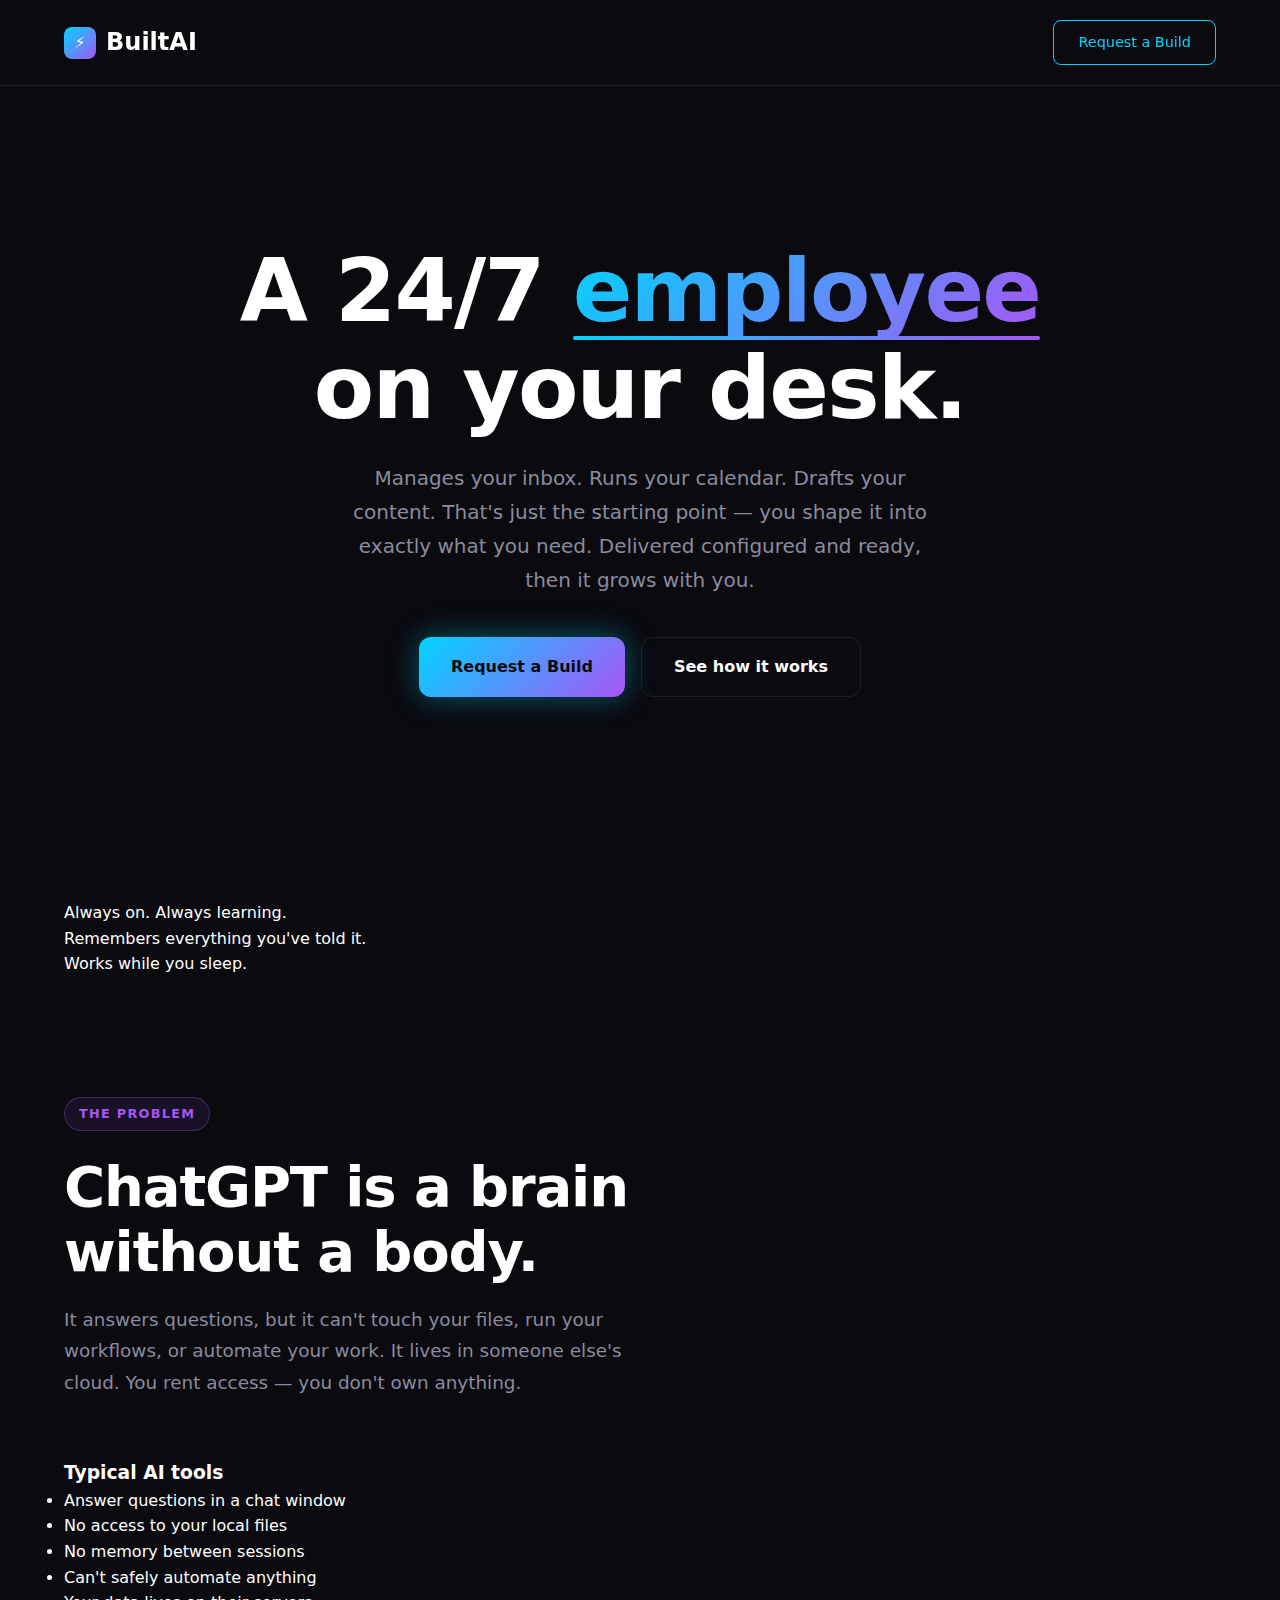
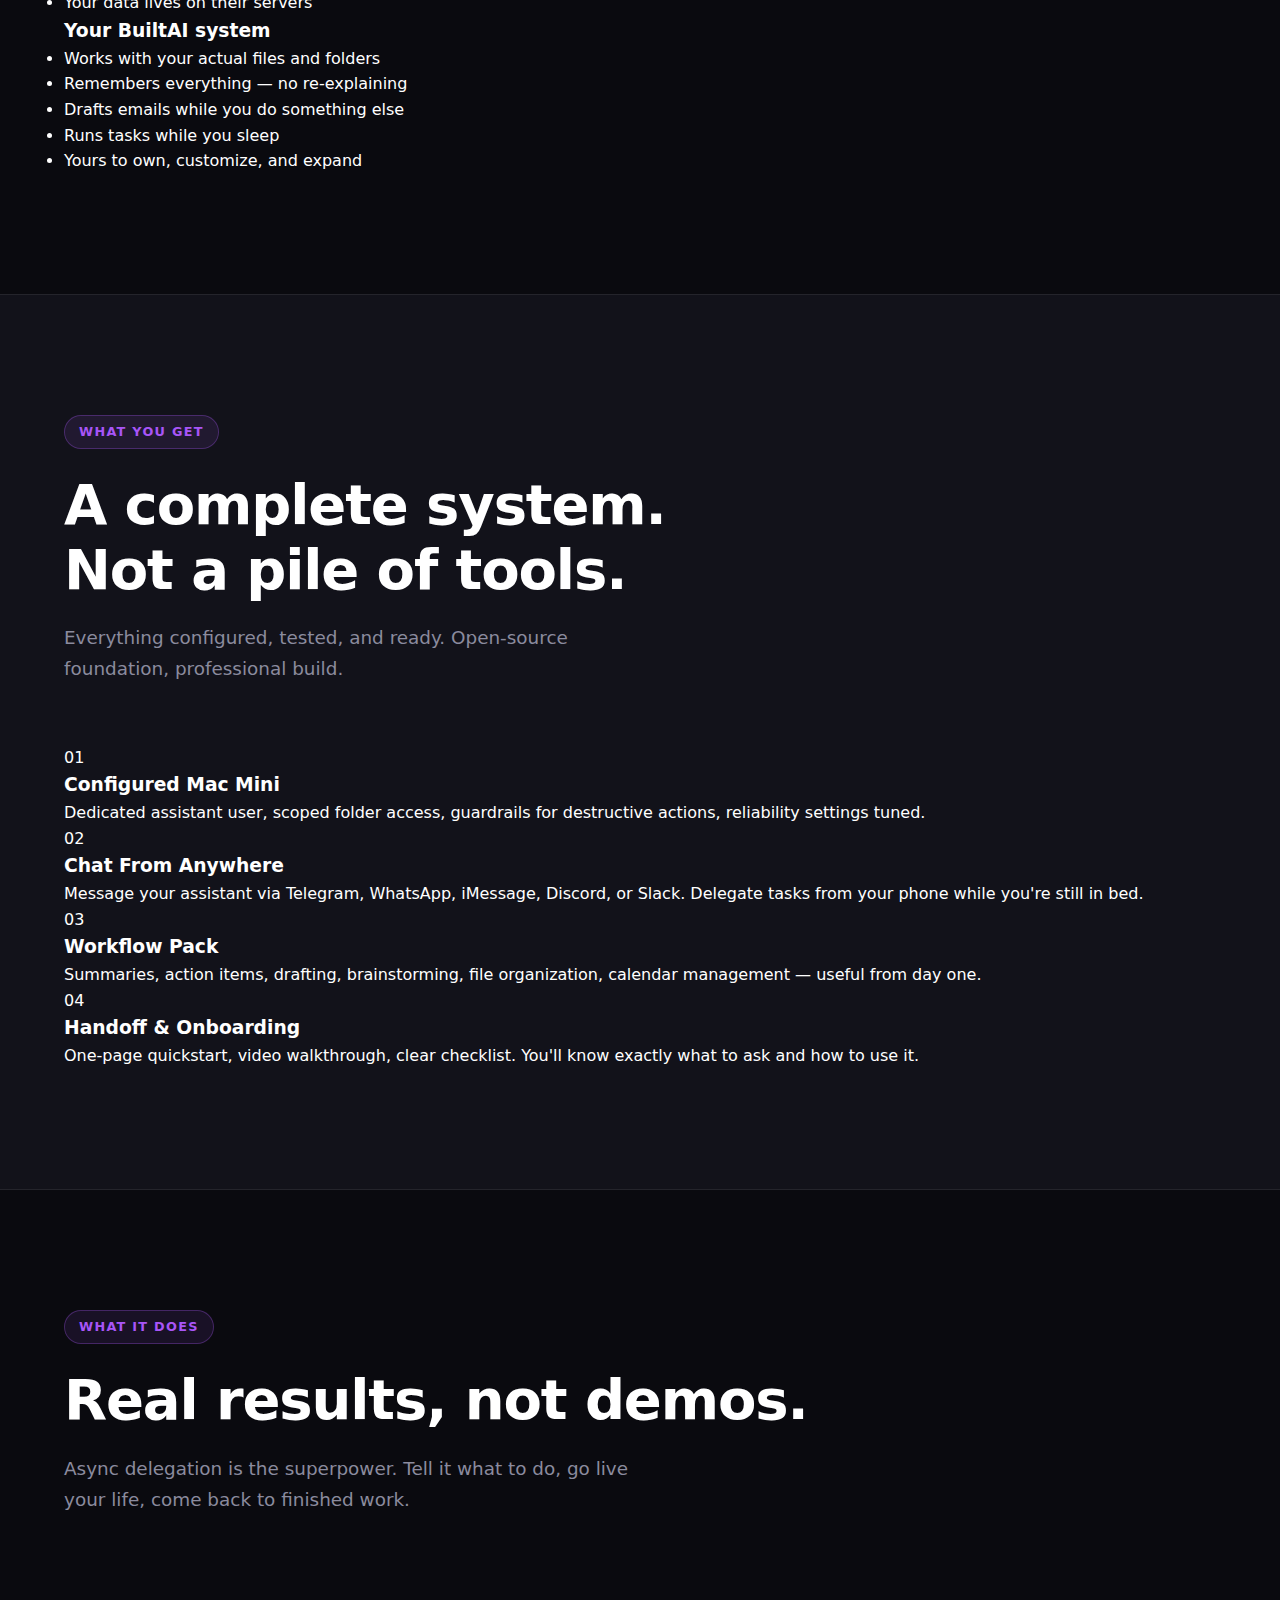
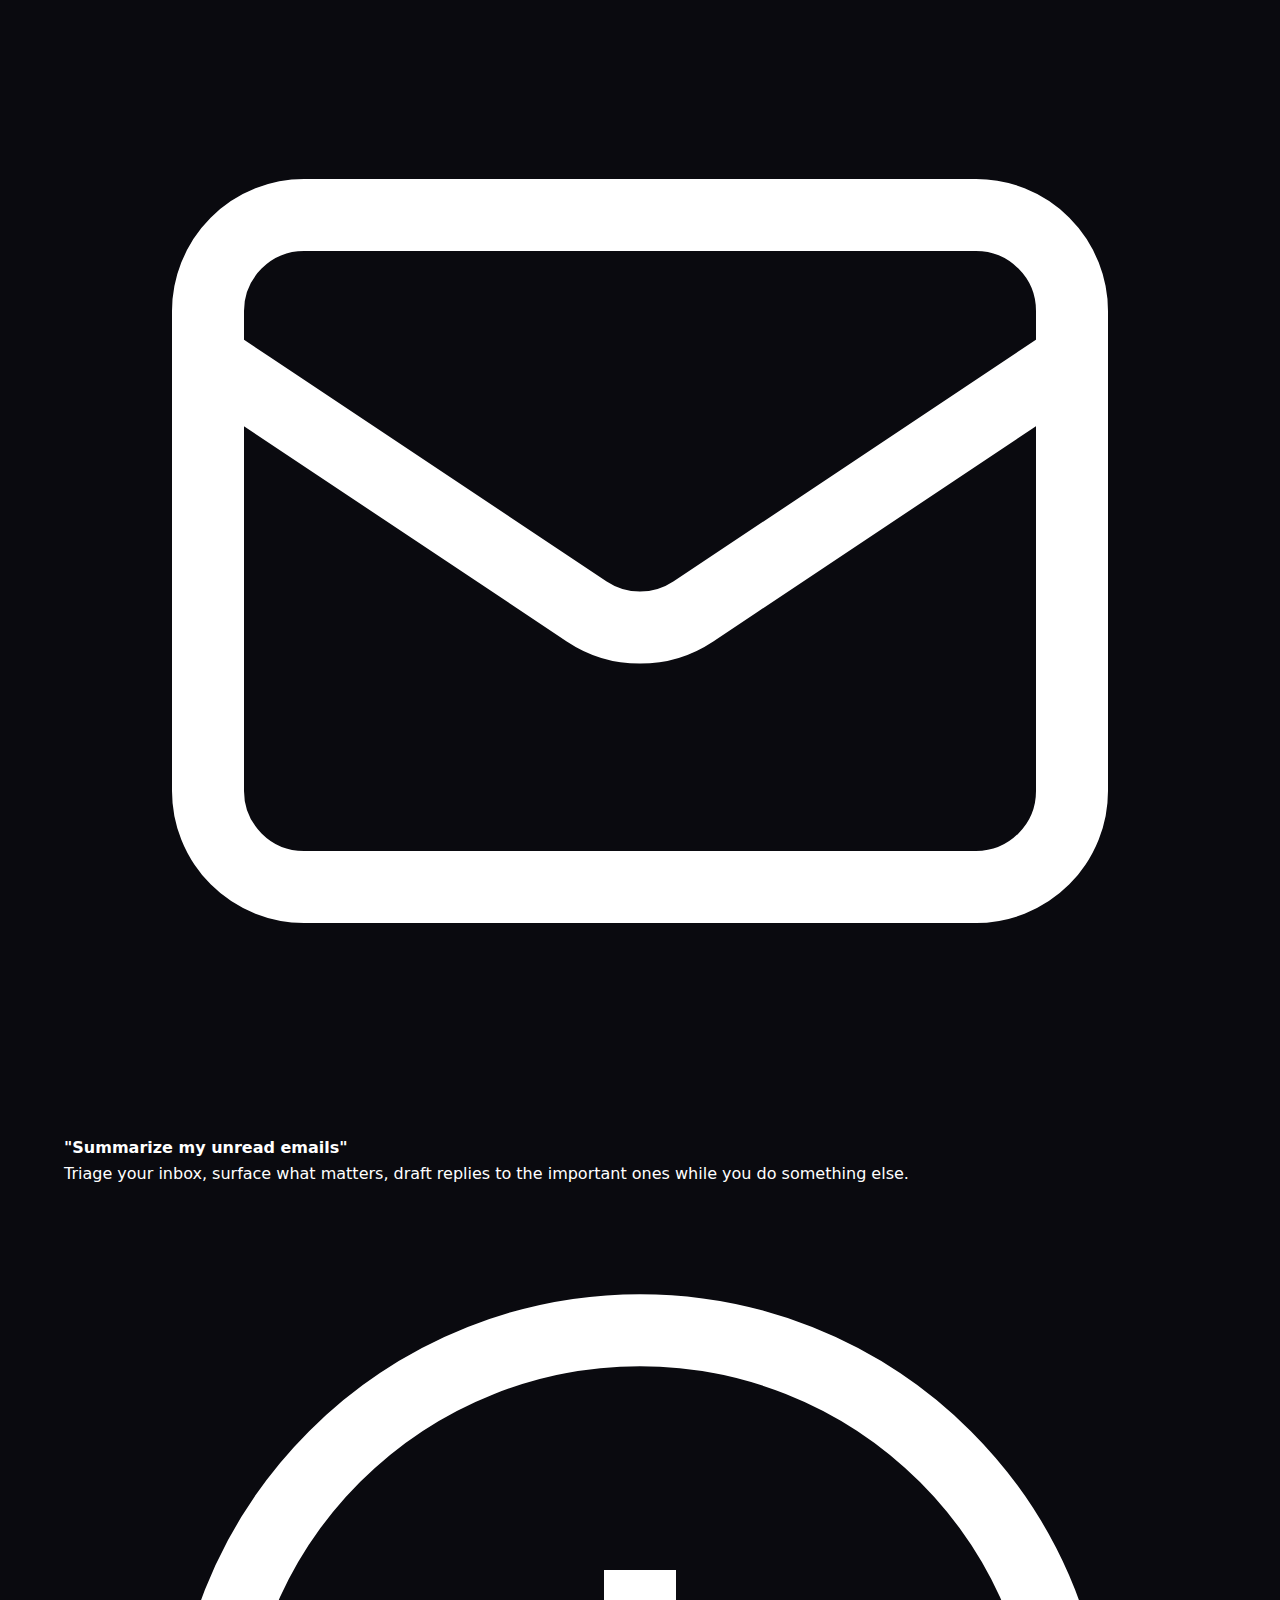
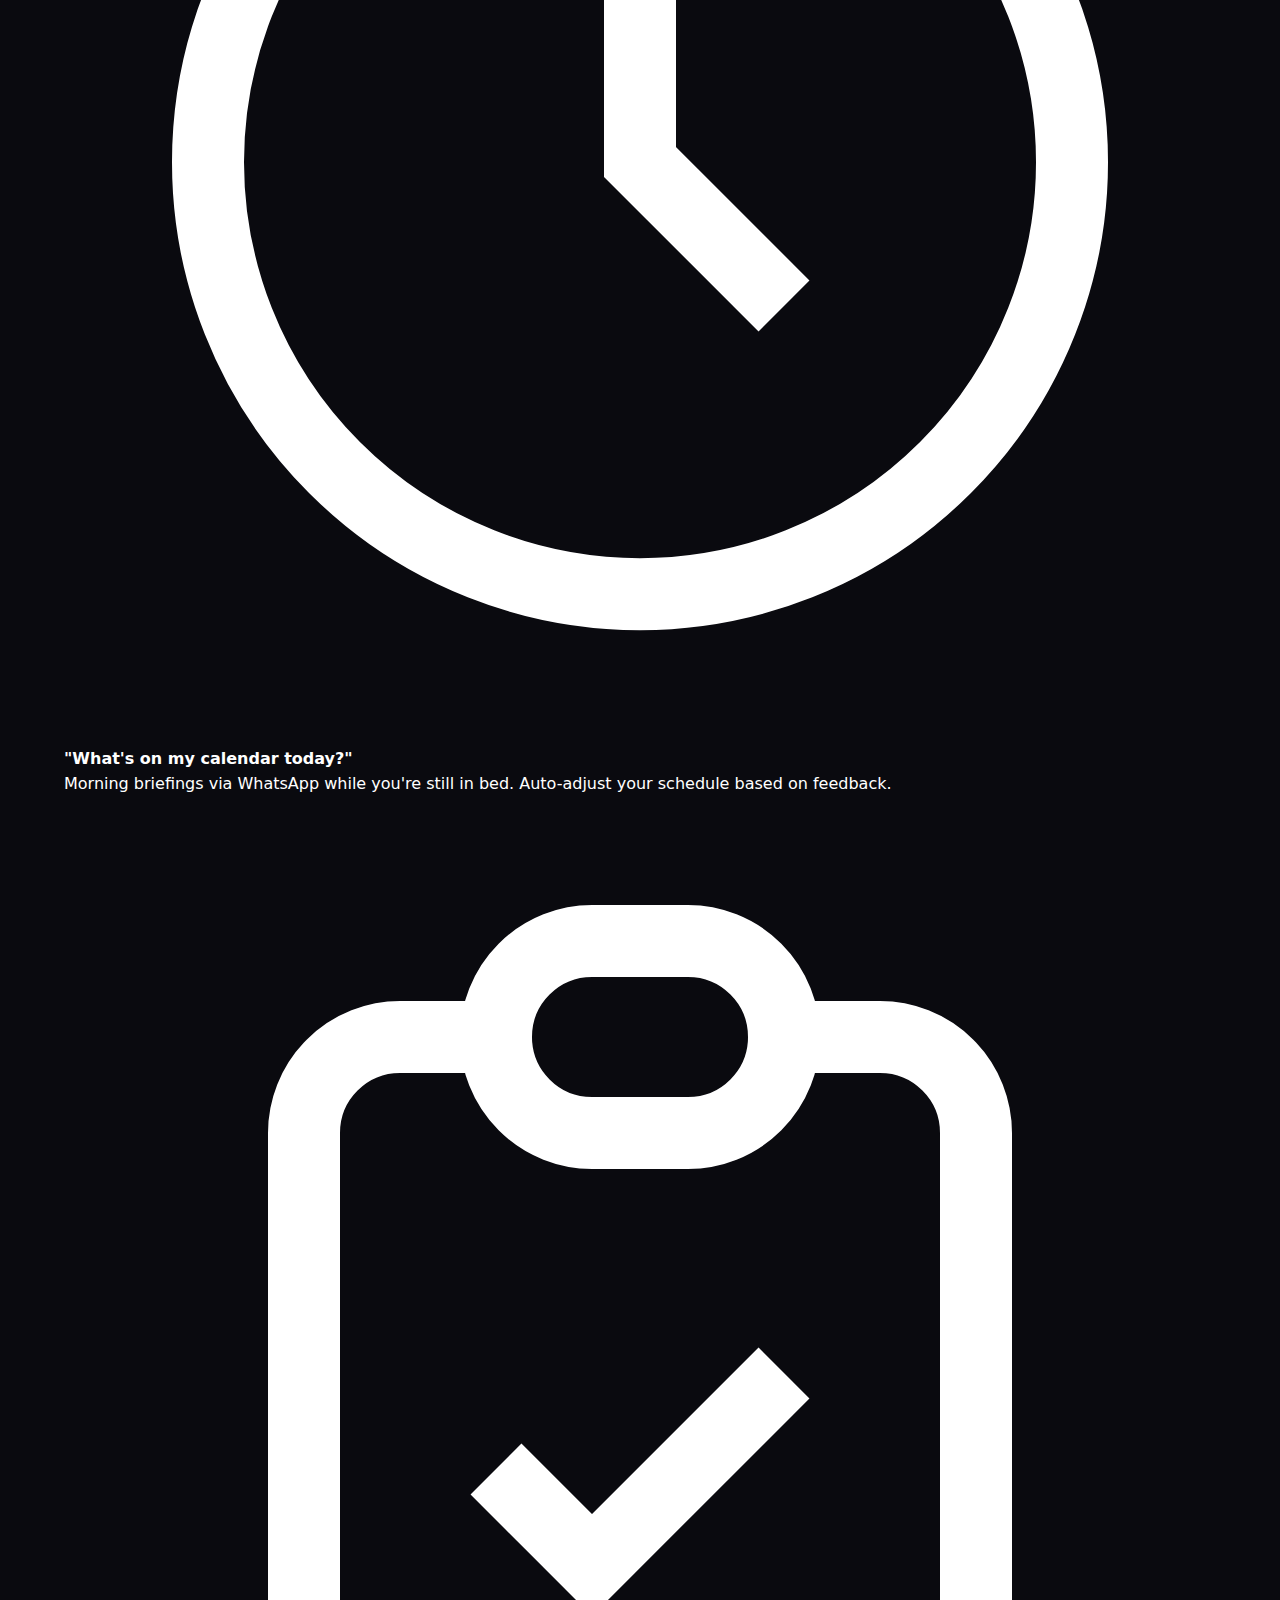
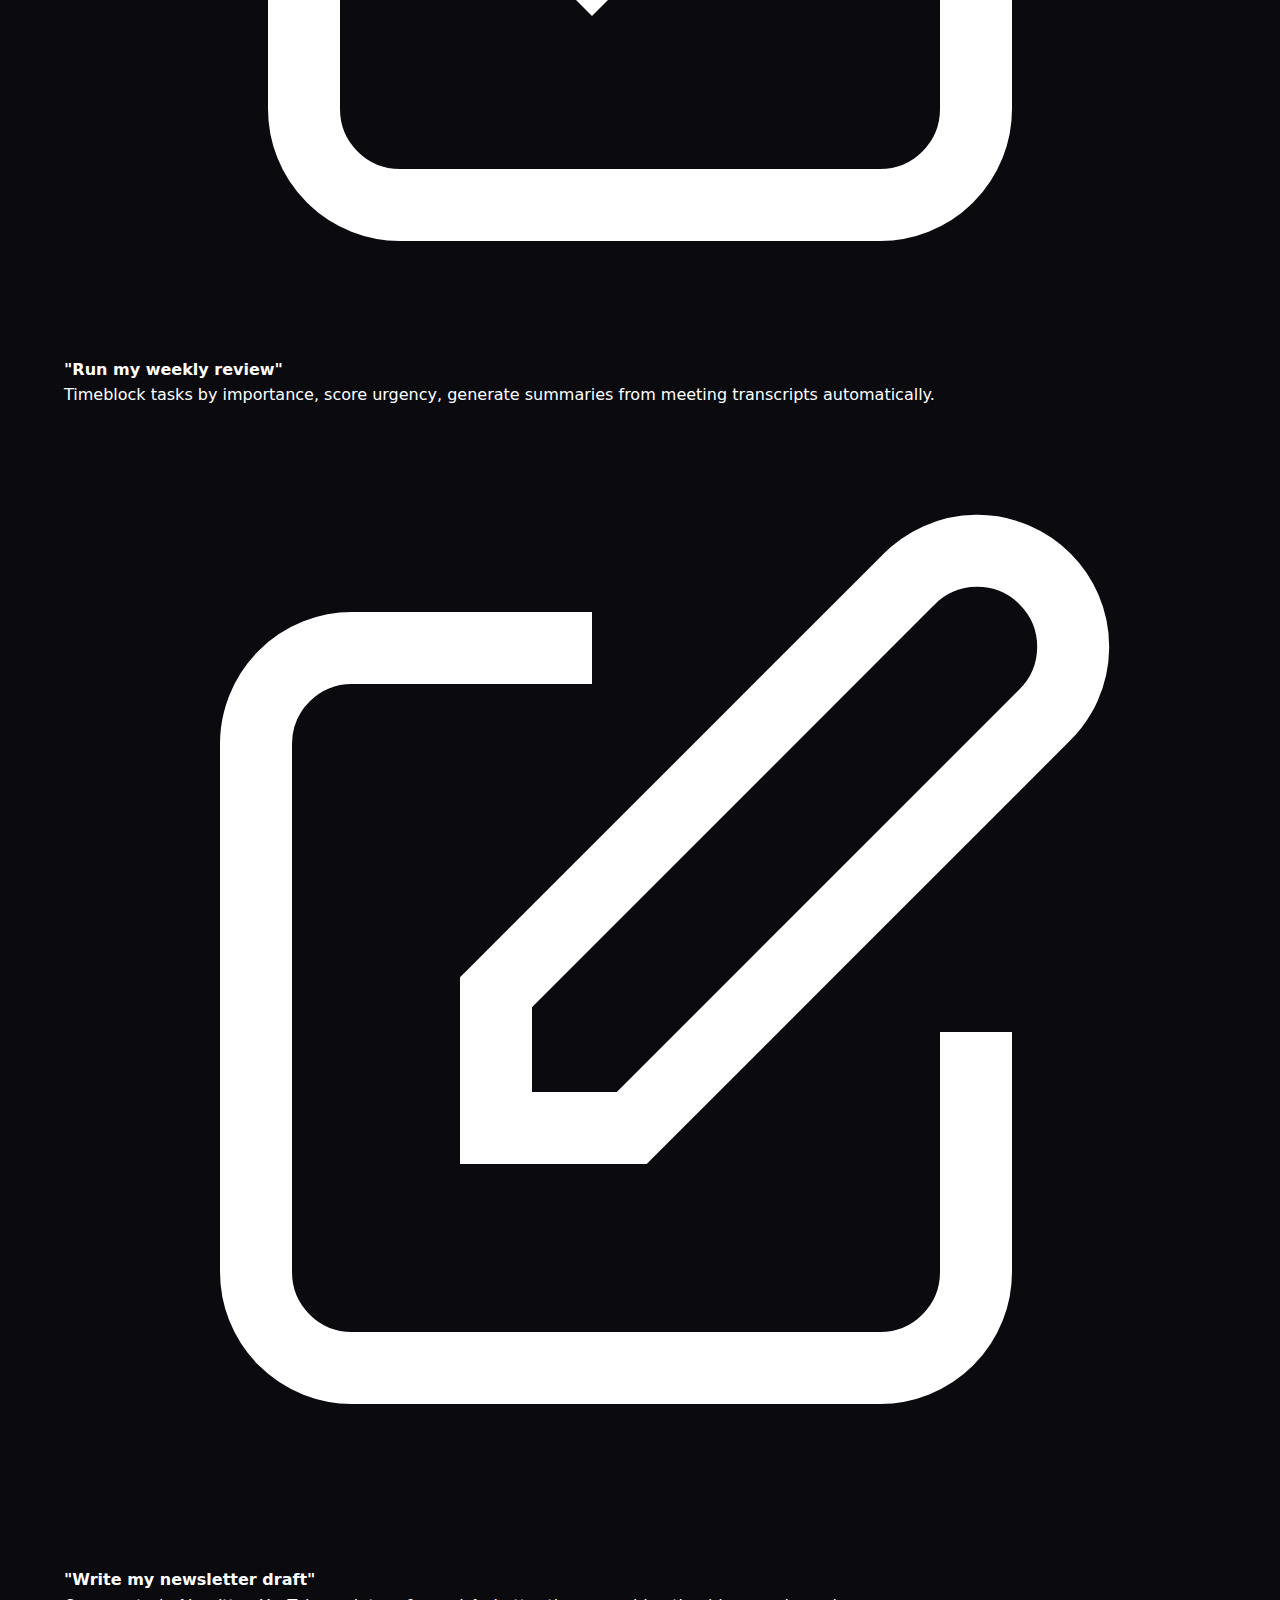
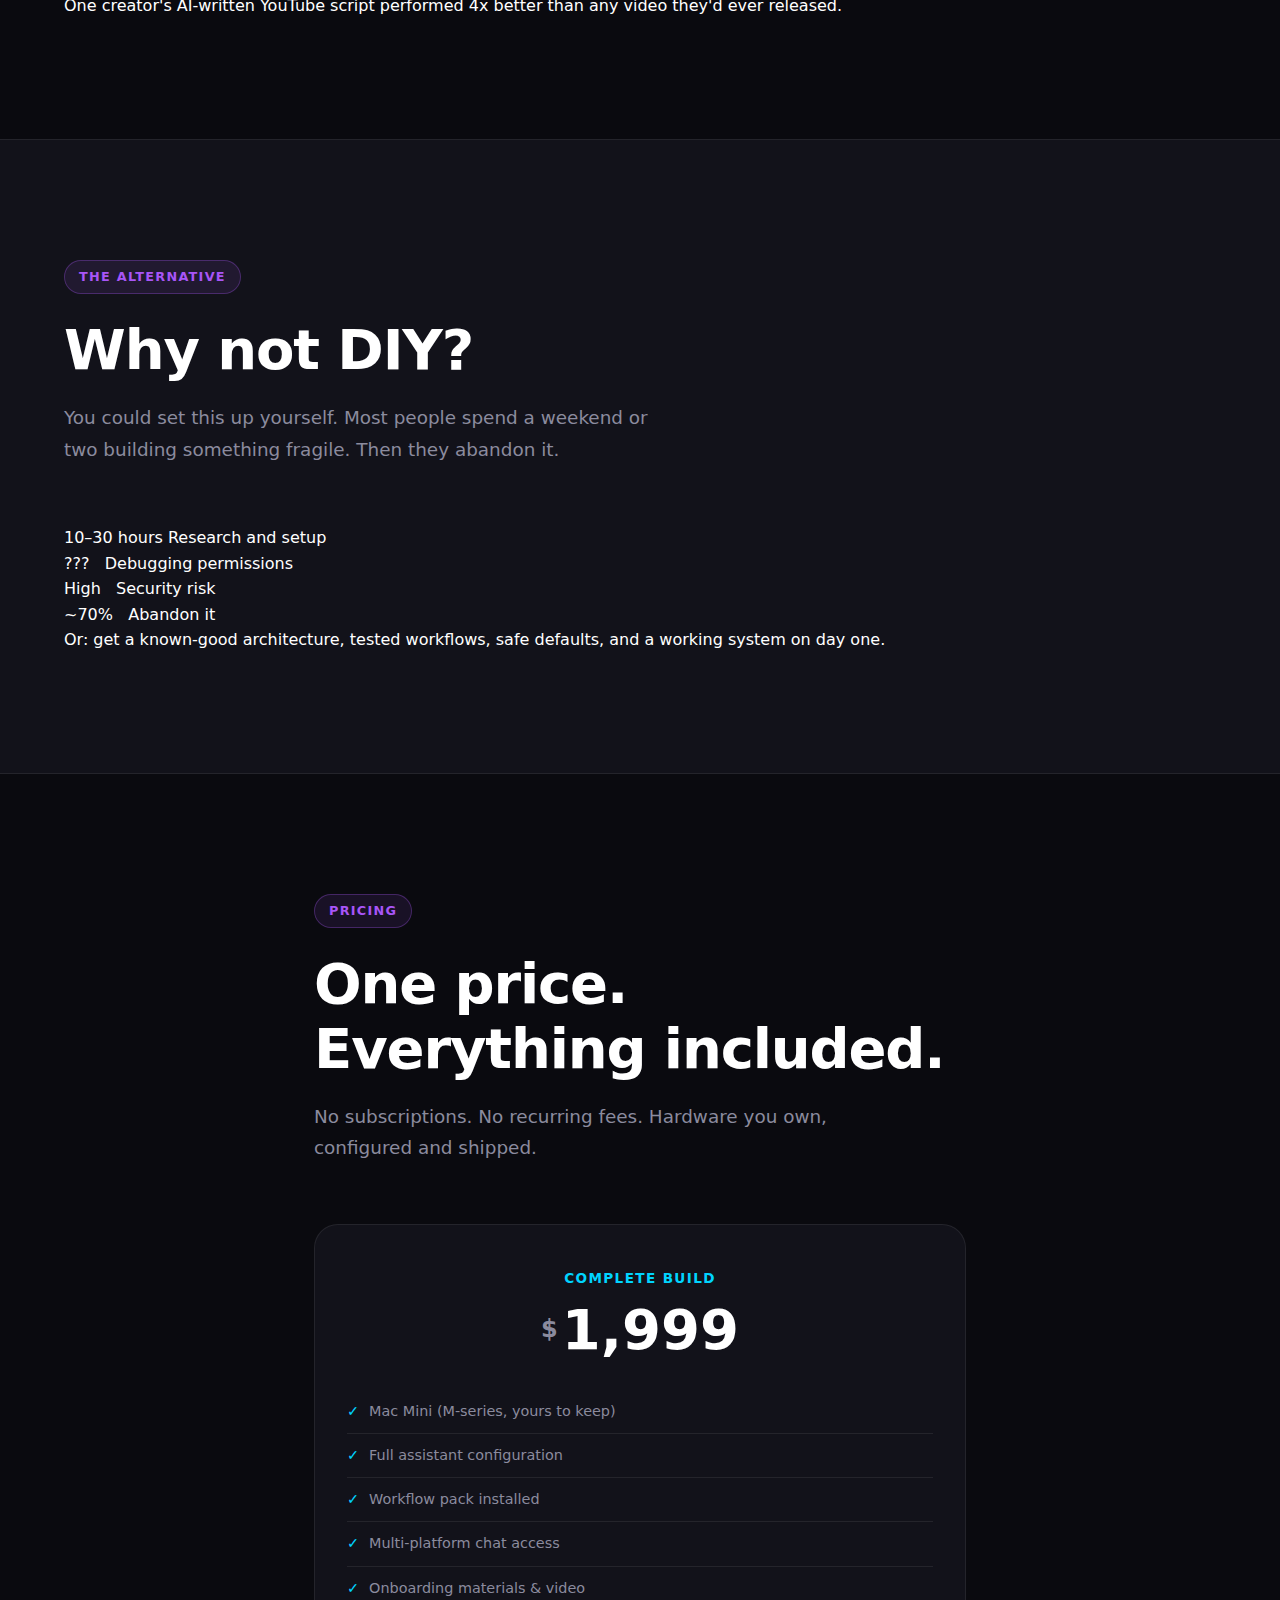
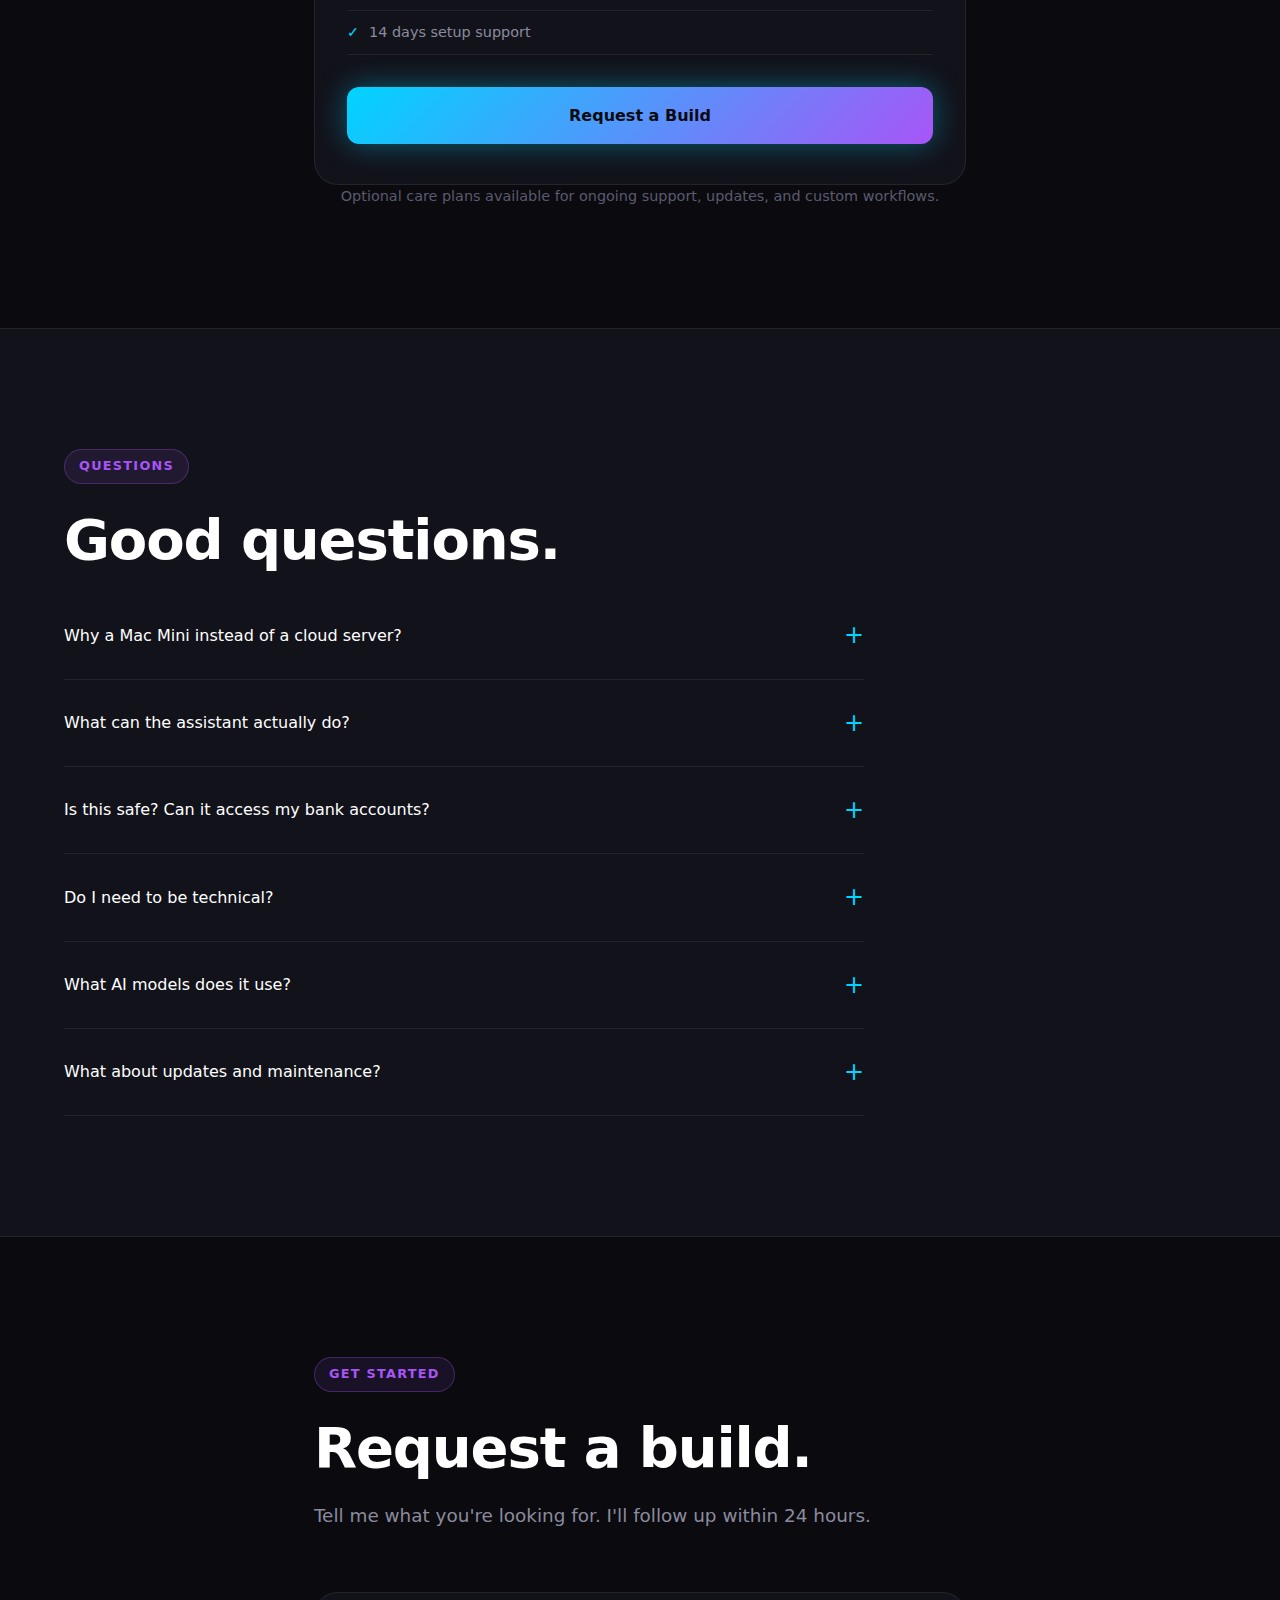
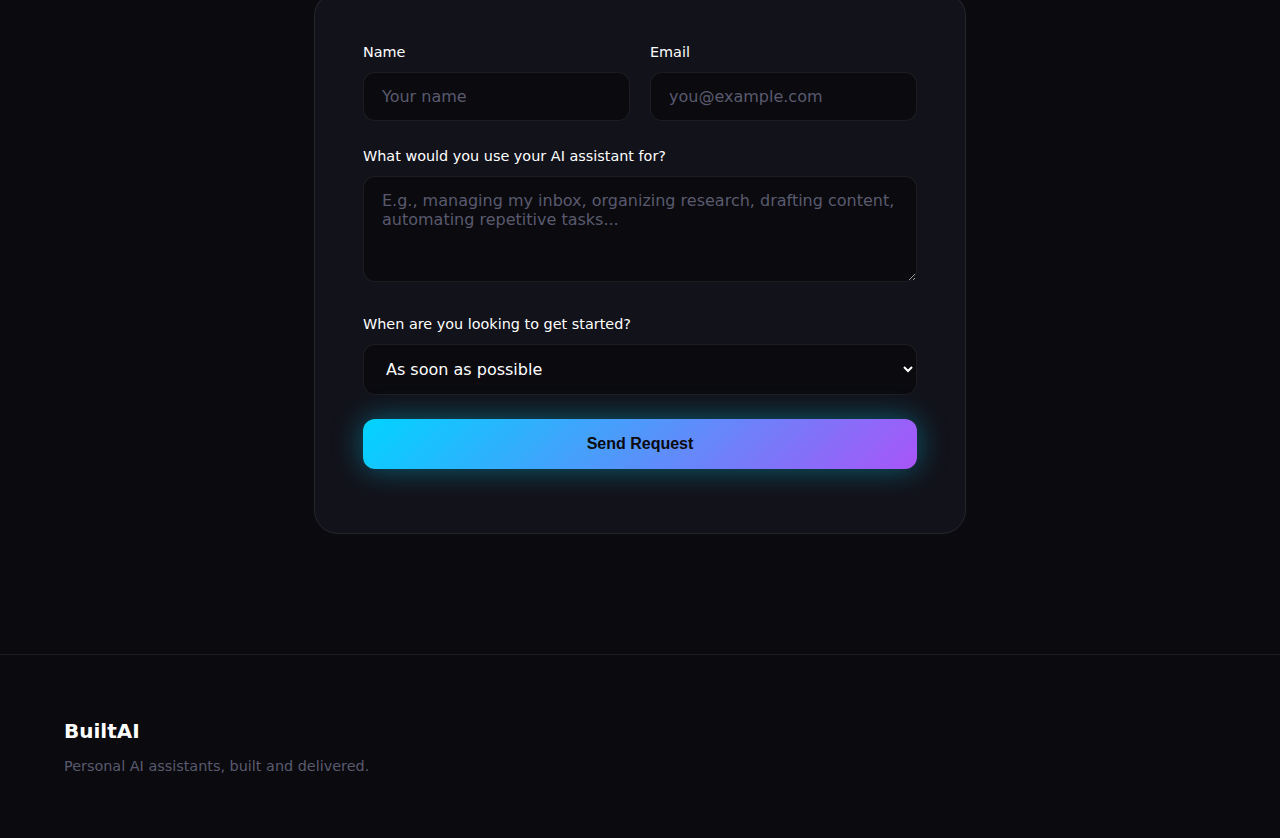
<file: index.original.html>
<!DOCTYPE html>
<html lang="en">
<head>
  <meta charset="UTF-8">
  <meta name="viewport" content="width=device-width, initial-scale=1.0">
  <title>BuiltAI — Your Digital Employee, Delivered</title>
  <link rel="preconnect" href="https://fonts.googleapis.com">
  <link rel="preconnect" href="https://fonts.gstatic.com" crossorigin>
  <link href="https://fonts.googleapis.com/css2?family=Fraunces:opsz,wght@9..144,400;9..144,600;9..144,700&family=Instrument+Sans:wght@400;500;600&display=swap" rel="stylesheet">
  <link rel="stylesheet" href="styles.css">
</head>
<body>
  <div class="grain"></div>

  <nav class="nav">
    <div class="nav-container">
      <a href="#" class="logo">
        <span class="logo-icon"></span>
        BuiltAI
      </a>
      <a href="#contact" class="nav-cta">Request a Build</a>
    </div>
  </nav>

  <main>
    <!-- Hero -->
    <section class="hero">
      <div class="container">
        <h1>A 24/7 <span class="rotating-word" id="rotating-word">employee</span><br>on your desk.</h1>
        <p class="hero-sub">Manages your inbox. Runs your calendar. Drafts your content. That's just the starting point — you shape it into exactly what you need. Delivered configured and ready, then it grows with you.</p>
        <div class="hero-actions">
          <a href="#contact" class="btn btn-primary">Request a Build</a>
          <a href="#how-it-works" class="btn btn-ghost">See how it works</a>
        </div>
      </div>
    </section>

    <!-- Social Proof Banner -->
    <section class="proof-banner">
      <div class="container">
        <div class="proof-quotes">
          <div class="proof-quote">Always on. Always learning.</div>
          <div class="proof-quote">Remembers everything you've told it.</div>
          <div class="proof-quote">Works while you sleep.</div>
        </div>
      </div>
    </section>

    <!-- The Problem -->
    <section class="section" id="how-it-works">
      <div class="container">
        <span class="section-label">The problem</span>
        <h2>ChatGPT is a brain<br>without a body.</h2>
        <p class="section-lead">It answers questions, but it can't touch your files, run your workflows, or automate your work. It lives in someone else's cloud. You rent access — you don't own anything.</p>

        <div class="comparison">
          <div class="comparison-col comparison-them">
            <h3>Typical AI tools</h3>
            <ul>
              <li><span class="x-mark"></span>Answer questions in a chat window</li>
              <li><span class="x-mark"></span>No access to your local files</li>
              <li><span class="x-mark"></span>No memory between sessions</li>
              <li><span class="x-mark"></span>Can't safely automate anything</li>
              <li><span class="x-mark"></span>Your data lives on their servers</li>
            </ul>
          </div>
          <div class="comparison-col comparison-us">
            <h3>Your BuiltAI system</h3>
            <ul>
              <li><span class="check-mark"></span>Works with your actual files and folders</li>
              <li><span class="check-mark"></span>Remembers everything — no re-explaining</li>
              <li><span class="check-mark"></span>Drafts emails while you do something else</li>
              <li><span class="check-mark"></span>Runs tasks while you sleep</li>
              <li><span class="check-mark"></span>Yours to own, customize, and expand</li>
            </ul>
          </div>
        </div>
      </div>
    </section>

    <!-- What You Get -->
    <section class="section section-dark">
      <div class="container">
        <span class="section-label">What you get</span>
        <h2>A complete system.<br>Not a pile of tools.</h2>
        <p class="section-lead">Everything configured, tested, and ready. Open-source foundation, professional build.</p>

        <div class="features">
          <div class="feature">
            <div class="feature-number">01</div>
            <h3>Configured Mac Mini</h3>
            <p>Dedicated assistant user, scoped folder access, guardrails for destructive actions, reliability settings tuned.</p>
          </div>
          <div class="feature">
            <div class="feature-number">02</div>
            <h3>Chat From Anywhere</h3>
            <p>Message your assistant via Telegram, WhatsApp, iMessage, Discord, or Slack. Delegate tasks from your phone while you're still in bed.</p>
          </div>
          <div class="feature">
            <div class="feature-number">03</div>
            <h3>Workflow Pack</h3>
            <p>Summaries, action items, drafting, brainstorming, file organization, calendar management — useful from day one.</p>
          </div>
          <div class="feature">
            <div class="feature-number">04</div>
            <h3>Handoff & Onboarding</h3>
            <p>One-page quickstart, video walkthrough, clear checklist. You'll know exactly what to ask and how to use it.</p>
          </div>
        </div>
      </div>
    </section>

    <!-- Use Cases -->
    <section class="section">
      <div class="container">
        <span class="section-label">What it does</span>
        <h2>Real results, not demos.</h2>
        <p class="section-lead">Async delegation is the superpower. Tell it what to do, go live your life, come back to finished work.</p>

        <div class="use-cases">
          <div class="use-case">
            <div class="use-case-icon">
              <svg viewBox="0 0 24 24" fill="none" stroke="currentColor" stroke-width="1.5">
                <path d="M3 8l7.89 5.26a2 2 0 002.22 0L21 8M5 19h14a2 2 0 002-2V7a2 2 0 00-2-2H5a2 2 0 00-2 2v10a2 2 0 002 2z"/>
              </svg>
            </div>
            <h4>"Summarize my unread emails"</h4>
            <p>Triage your inbox, surface what matters, draft replies to the important ones while you do something else.</p>
          </div>
          <div class="use-case">
            <div class="use-case-icon">
              <svg viewBox="0 0 24 24" fill="none" stroke="currentColor" stroke-width="1.5">
                <path d="M12 8v4l3 3m6-3a9 9 0 11-18 0 9 9 0 0118 0z"/>
              </svg>
            </div>
            <h4>"What's on my calendar today?"</h4>
            <p>Morning briefings via WhatsApp while you're still in bed. Auto-adjust your schedule based on feedback.</p>
          </div>
          <div class="use-case">
            <div class="use-case-icon">
              <svg viewBox="0 0 24 24" fill="none" stroke="currentColor" stroke-width="1.5">
                <path d="M9 5H7a2 2 0 00-2 2v12a2 2 0 002 2h10a2 2 0 002-2V7a2 2 0 00-2-2h-2M9 5a2 2 0 002 2h2a2 2 0 002-2M9 5a2 2 0 012-2h2a2 2 0 012 2m-6 9l2 2 4-4"/>
              </svg>
            </div>
            <h4>"Run my weekly review"</h4>
            <p>Timeblock tasks by importance, score urgency, generate summaries from meeting transcripts automatically.</p>
          </div>
          <div class="use-case">
            <div class="use-case-icon">
              <svg viewBox="0 0 24 24" fill="none" stroke="currentColor" stroke-width="1.5">
                <path d="M11 5H6a2 2 0 00-2 2v11a2 2 0 002 2h11a2 2 0 002-2v-5m-1.414-9.414a2 2 0 112.828 2.828L11.828 15H9v-2.828l8.586-8.586z"/>
              </svg>
            </div>
            <h4>"Write my newsletter draft"</h4>
            <p>One creator's AI-written YouTube script performed 4x better than any video they'd ever released.</p>
          </div>
        </div>
      </div>
    </section>

    <!-- Why Not DIY -->
    <section class="section section-dark">
      <div class="container">
        <span class="section-label">The alternative</span>
        <h2>Why not DIY?</h2>
        <p class="section-lead">You could set this up yourself. Most people spend a weekend or two building something fragile. Then they abandon it.</p>

        <div class="diy-grid">
          <div class="diy-item">
            <span class="diy-value">10–30</span>
            <span class="diy-unit">hours</span>
            <span class="diy-label">Research and setup</span>
          </div>
          <div class="diy-item">
            <span class="diy-value">???</span>
            <span class="diy-unit">&nbsp;</span>
            <span class="diy-label">Debugging permissions</span>
          </div>
          <div class="diy-item">
            <span class="diy-value">High</span>
            <span class="diy-unit">&nbsp;</span>
            <span class="diy-label">Security risk</span>
          </div>
          <div class="diy-item">
            <span class="diy-value">~70%</span>
            <span class="diy-unit">&nbsp;</span>
            <span class="diy-label">Abandon it</span>
          </div>
        </div>

        <p class="diy-alt">Or: get a known-good architecture, tested workflows, safe defaults, and a working system on day one.</p>
      </div>
    </section>

    <!-- Pricing -->
    <section class="section">
      <div class="container container-narrow">
        <span class="section-label">Pricing</span>
        <h2>One price.<br>Everything included.</h2>
        <p class="section-lead">No subscriptions. No recurring fees. Hardware you own, configured and shipped.</p>

        <div class="pricing-card">
          <div class="pricing-header">
            <span class="pricing-label">Complete Build</span>
            <div class="pricing-price">
              <span class="price-currency">$</span>
              <span class="price-amount">1,999</span>
            </div>
          </div>
          <ul class="pricing-list">
            <li>Mac Mini (M-series, yours to keep)</li>
            <li>Full assistant configuration</li>
            <li>Workflow pack installed</li>
            <li>Multi-platform chat access</li>
            <li>Onboarding materials & video</li>
            <li>14 days setup support</li>
          </ul>
          <a href="#contact" class="btn btn-primary btn-full">Request a Build</a>
        </div>

        <p class="pricing-note">Optional care plans available for ongoing support, updates, and custom workflows.</p>
      </div>
    </section>

    <!-- FAQ -->
    <section class="section section-dark">
      <div class="container">
        <span class="section-label">Questions</span>
        <h2>Good questions.</h2>

        <div class="faq">
          <details class="faq-item">
            <summary>
              <span>Why a Mac Mini instead of a cloud server?</span>
              <span class="faq-icon"></span>
            </summary>
            <p>Residential IPs get blocked far less than cloud IPs — fewer CAPTCHAs, more services just work. Mac-only integrations like iMessage, Apple Notes, and Reminders are built in. And you own the hardware outright — no recurring compute costs, no vendor lock-in.</p>
          </details>

          <details class="faq-item">
            <summary>
              <span>What can the assistant actually do?</span>
              <span class="faq-icon"></span>
            </summary>
            <p>Summarize documents, extract action items, draft and rewrite content, organize files, manage your calendar, triage email, answer questions about your data, run scheduled tasks, and execute workflows you define. It integrates with Google Workspace, Notion, GitHub, and more.</p>
          </details>

          <details class="faq-item">
            <summary>
              <span>Is this safe? Can it access my bank accounts?</span>
              <span class="faq-icon"></span>
            </summary>
            <p>It only has access to what you explicitly connect. Most people connect productivity tools — email, calendar, Slack — not banking. The system has approval gates for destructive actions, and you stay in control of what it can touch.</p>
          </details>

          <details class="faq-item">
            <summary>
              <span>Do I need to be technical?</span>
              <span class="faq-icon"></span>
            </summary>
            <p>No. You interact via chat in natural language — Discord, Telegram, iMessage, or WhatsApp. The technical setup is done for you. That's the whole point.</p>
          </details>

          <details class="faq-item">
            <summary>
              <span>What AI models does it use?</span>
              <span class="faq-icon"></span>
            </summary>
            <p>You're not locked to any one provider. Most people use Claude for complex tasks, then a cheaper or local model for simpler stuff. You can switch models with one command. We set up a sensible default, and you can adjust later.</p>
          </details>

          <details class="faq-item">
            <summary>
              <span>What about updates and maintenance?</span>
              <span class="faq-icon"></span>
            </summary>
            <p>14 days of setup support is included. After that, optional care plans cover updates, health checks, and ongoing tweaks. Or you can maintain it yourself — it's your machine.</p>
          </details>
        </div>
      </div>
    </section>

    <!-- Contact -->
    <section class="section" id="contact">
      <div class="container container-narrow">
        <span class="section-label">Get started</span>
        <h2>Request a build.</h2>
        <p class="section-lead">Tell me what you're looking for. I'll follow up within 24 hours.</p>

        <form id="contact-form" class="contact-form">
          <div class="form-row">
            <div class="form-group">
              <label for="name">Name</label>
              <input type="text" id="name" name="name" required placeholder="Your name">
            </div>
            <div class="form-group">
              <label for="email">Email</label>
              <input type="email" id="email" name="email" required placeholder="you@example.com">
            </div>
          </div>

          <div class="form-group">
            <label for="use_case">What would you use your AI assistant for?</label>
            <textarea id="use_case" name="use_case" rows="4" placeholder="E.g., managing my inbox, organizing research, drafting content, automating repetitive tasks..."></textarea>
          </div>

          <div class="form-group">
            <label for="timeline">When are you looking to get started?</label>
            <select id="timeline" name="timeline">
              <option value="asap">As soon as possible</option>
              <option value="this_month">This month</option>
              <option value="exploring">Just exploring for now</option>
            </select>
          </div>

          <button type="submit" class="btn btn-primary btn-full">Send Request</button>

          <p id="form-status" class="form-status"></p>
        </form>
      </div>
    </section>
  </main>

  <footer class="footer">
    <div class="container">
      <div class="footer-content">
        <div class="footer-brand">
          <span class="logo">BuiltAI</span>
          <p>Personal AI assistants, built and delivered.</p>
        </div>
      </div>
    </div>
  </footer>

  <script src="app.js"></script>
</body>
</html>
</file>
<file: styles.css>
/* ============================================
   BUILTAI — Futuristic Landing Page
   ============================================ */

:root {
  --bg-dark: #0a0a0f;
  --bg-card: #12121a;
  --bg-card-hover: #1a1a25;
  --text-primary: #ffffff;
  --text-secondary: #8b8b9e;
  --text-muted: #5a5a6e;
  --accent-cyan: #00d4ff;
  --accent-purple: #a855f7;
  --accent-pink: #ec4899;
  --gradient-main: linear-gradient(135deg, var(--accent-cyan), var(--accent-purple));
  --gradient-glow: linear-gradient(135deg, rgba(0, 212, 255, 0.3), rgba(168, 85, 247, 0.3));
  --border-color: rgba(255, 255, 255, 0.08);
  --glow-cyan: 0 0 30px rgba(0, 212, 255, 0.4);
  --glow-purple: 0 0 30px rgba(168, 85, 247, 0.4);
  --font-display: 'Space Grotesk', 'Inter', system-ui, sans-serif;
  --font-body: 'Inter', system-ui, sans-serif;
}

* {
  margin: 0;
  padding: 0;
  box-sizing: border-box;
}

html {
  scroll-behavior: smooth;
}

body {
  font-family: var(--font-body);
  background: var(--bg-dark);
  color: var(--text-primary);
  line-height: 1.6;
  overflow-x: hidden;
}

/* Grid Background */
.grid-bg {
  position: fixed;
  top: 0;
  left: 0;
  width: 100%;
  height: 100%;
  background-image: 
    linear-gradient(rgba(255,255,255,0.02) 1px, transparent 1px),
    linear-gradient(90deg, rgba(255,255,255,0.02) 1px, transparent 1px);
  background-size: 60px 60px;
  pointer-events: none;
  z-index: 0;
}

/* Gradient Orbs */
.orb {
  position: fixed;
  border-radius: 50%;
  filter: blur(100px);
  pointer-events: none;
  z-index: 0;
}

.orb-1 {
  width: 600px;
  height: 600px;
  background: radial-gradient(circle, rgba(0, 212, 255, 0.15), transparent 70%);
  top: -200px;
  right: -200px;
}

.orb-2 {
  width: 500px;
  height: 500px;
  background: radial-gradient(circle, rgba(168, 85, 247, 0.12), transparent 70%);
  bottom: 20%;
  left: -150px;
}

.orb-3 {
  width: 400px;
  height: 400px;
  background: radial-gradient(circle, rgba(236, 72, 153, 0.1), transparent 70%);
  top: 50%;
  right: 10%;
}

/* Container */
.container {
  max-width: 1200px;
  margin: 0 auto;
  padding: 0 24px;
  position: relative;
  z-index: 1;
}

.container-narrow {
  max-width: 700px;
}

/* Navigation */
.nav {
  position: fixed;
  top: 0;
  left: 0;
  right: 0;
  z-index: 100;
  padding: 20px 0;
  background: rgba(10, 10, 15, 0.8);
  backdrop-filter: blur(20px);
  border-bottom: 1px solid var(--border-color);
}

.nav-container {
  max-width: 1200px;
  margin: 0 auto;
  padding: 0 24px;
  display: flex;
  justify-content: space-between;
  align-items: center;
}

.logo {
  font-family: var(--font-display);
  font-size: 1.5rem;
  font-weight: 700;
  color: var(--text-primary);
  text-decoration: none;
  display: flex;
  align-items: center;
  gap: 10px;
}

.logo-icon {
  width: 32px;
  height: 32px;
  background: var(--gradient-main);
  border-radius: 8px;
  display: flex;
  align-items: center;
  justify-content: center;
}

.logo-icon::after {
  content: "⚡";
  font-size: 16px;
}

.nav-cta {
  padding: 10px 24px;
  background: transparent;
  border: 1px solid var(--accent-cyan);
  border-radius: 8px;
  color: var(--accent-cyan);
  text-decoration: none;
  font-weight: 500;
  font-size: 0.9rem;
  transition: all 0.3s ease;
}

.nav-cta:hover {
  background: var(--accent-cyan);
  color: var(--bg-dark);
  box-shadow: var(--glow-cyan);
}

/* Buttons */
.btn {
  display: inline-flex;
  align-items: center;
  justify-content: center;
  gap: 8px;
  padding: 16px 32px;
  border-radius: 12px;
  font-weight: 600;
  font-size: 1rem;
  text-decoration: none;
  cursor: pointer;
  transition: all 0.3s ease;
  border: none;
}

.btn-primary {
  background: var(--gradient-main);
  color: var(--bg-dark);
  box-shadow: var(--glow-cyan);
}

.btn-primary:hover {
  transform: translateY(-2px);
  box-shadow: 0 0 50px rgba(0, 212, 255, 0.5);
}

.btn-ghost {
  background: transparent;
  border: 1px solid var(--border-color);
  color: var(--text-primary);
}

.btn-ghost:hover {
  border-color: var(--accent-cyan);
  color: var(--accent-cyan);
}

.btn-full {
  width: 100%;
}

/* Hero Section */
.hero {
  min-height: 100vh;
  display: flex;
  align-items: center;
  padding: 120px 0 80px;
  position: relative;
  overflow: hidden;
}

.hero .container {
  text-align: center;
}

.hero-badge {
  display: inline-flex;
  align-items: center;
  gap: 8px;
  padding: 8px 16px;
  background: rgba(0, 212, 255, 0.1);
  border: 1px solid rgba(0, 212, 255, 0.3);
  border-radius: 100px;
  font-size: 0.85rem;
  color: var(--accent-cyan);
  margin-bottom: 32px;
  animation: pulse-glow 2s ease-in-out infinite;
}

@keyframes pulse-glow {
  0%, 100% { box-shadow: 0 0 20px rgba(0, 212, 255, 0.2); }
  50% { box-shadow: 0 0 30px rgba(0, 212, 255, 0.4); }
}

.hero h1 {
  font-family: var(--font-display);
  font-size: clamp(3rem, 8vw, 5.5rem);
  font-weight: 700;
  line-height: 1.1;
  margin-bottom: 24px;
  letter-spacing: -0.02em;
}

.rotating-word {
  background: var(--gradient-main);
  -webkit-background-clip: text;
  -webkit-text-fill-color: transparent;
  background-clip: text;
  position: relative;
  display: inline-block;
}

.rotating-word::after {
  content: '';
  position: absolute;
  bottom: 0;
  left: 0;
  right: 0;
  height: 4px;
  background: var(--gradient-main);
  border-radius: 2px;
  animation: width-pulse 2s ease-in-out infinite;
}

@keyframes width-pulse {
  0%, 100% { transform: scaleX(0.8); opacity: 0.5; }
  50% { transform: scaleX(1); opacity: 1; }
}

.hero-sub {
  font-size: 1.25rem;
  color: var(--text-secondary);
  max-width: 600px;
  margin: 0 auto 40px;
  line-height: 1.7;
}

.hero-actions {
  display: flex;
  gap: 16px;
  justify-content: center;
  flex-wrap: wrap;
}

/* Sections */
.section {
  padding: 120px 0;
  position: relative;
}

.section-dark {
  background: var(--bg-card);
  border-top: 1px solid var(--border-color);
  border-bottom: 1px solid var(--border-color);
}

.section-label {
  display: inline-block;
  padding: 6px 14px;
  background: rgba(168, 85, 247, 0.1);
  border: 1px solid rgba(168, 85, 247, 0.3);
  border-radius: 100px;
  font-size: 0.8rem;
  font-weight: 600;
  color: var(--accent-purple);
  text-transform: uppercase;
  letter-spacing: 0.1em;
  margin-bottom: 24px;
}

.section h2 {
  font-family: var(--font-display);
  font-size: clamp(2rem, 5vw, 3.5rem);
  font-weight: 700;
  line-height: 1.15;
  margin-bottom: 20px;
  letter-spacing: -0.02em;
}

.section-lead {
  font-size: 1.15rem;
  color: var(--text-secondary);
  max-width: 600px;
  line-height: 1.7;
  margin-bottom: 60px;
}

/* Capabilities Grid */
.capabilities-grid {
  display: grid;
  grid-template-columns: repeat(auto-fit, minmax(320px, 1fr));
  gap: 24px;
}

.capability {
  display: flex;
  gap: 20px;
  padding: 28px;
  background: var(--bg-card);
  border: 1px solid var(--border-color);
  border-radius: 16px;
  transition: all 0.3s ease;
}

.capability:hover {
  border-color: var(--accent-cyan);
  transform: translateY(-2px);
}

.capability-icon {
  flex-shrink: 0;
  width: 48px;
  height: 48px;
  background: var(--gradient-glow);
  border-radius: 12px;
  display: flex;
  align-items: center;
  justify-content: center;
}

.capability-icon svg {
  width: 24px;
  height: 24px;
  stroke: var(--accent-cyan);
}

.capability-content h4 {
  font-size: 1.05rem;
  font-weight: 600;
  margin-bottom: 6px;
  color: var(--text-primary);
}

.capability-content p {
  color: var(--text-secondary);
  font-size: 0.9rem;
  line-height: 1.6;
}

/* Testimonials */
.testimonials-grid {
  display: grid;
  grid-template-columns: repeat(auto-fit, minmax(280px, 1fr));
  gap: 24px;
  margin-bottom: 48px;
}

.testimonial {
  padding: 32px;
  background: var(--bg-dark);
  border: 1px solid var(--border-color);
  border-radius: 16px;
  position: relative;
}

.testimonial::before {
  content: '"';
  position: absolute;
  top: 16px;
  left: 24px;
  font-size: 4rem;
  font-family: Georgia, serif;
  color: var(--accent-cyan);
  opacity: 0.2;
  line-height: 1;
}

.testimonial-quote {
  font-size: 1.05rem;
  line-height: 1.7;
  color: var(--text-primary);
  margin-bottom: 16px;
  position: relative;
  z-index: 1;
}

.testimonial-source {
  font-size: 0.85rem;
  color: var(--text-muted);
}

.taglines {
  display: flex;
  justify-content: center;
  gap: 32px;
  flex-wrap: wrap;
}

.tagline {
  color: var(--text-muted);
  font-size: 1rem;
  display: flex;
  align-items: center;
  gap: 12px;
}

.tagline::before {
  content: '✦';
  color: var(--accent-cyan);
}

/* Pricing */
.pricing-header-section {
  text-align: center;
  margin-bottom: 48px;
}

.pricing-header-section .section-lead {
  margin: 0 auto;
}

.pricing-grid {
  display: grid;
  grid-template-columns: repeat(3, 1fr);
  gap: 24px;
  margin-bottom: 40px;
}

@media (max-width: 1024px) {
  .pricing-grid {
    grid-template-columns: 1fr;
    max-width: 500px;
    margin-left: auto;
    margin-right: auto;
  }
  
  .pricing-card-featured {
    order: -1;
  }
}

.pricing-card {
  background: var(--bg-card);
  border: 1px solid var(--border-color);
  border-radius: 24px;
  padding: 40px 32px;
  position: relative;
  overflow: hidden;
  display: flex;
  flex-direction: column;
  transition: all 0.3s ease;
}

.pricing-card:hover {
  transform: translateY(-4px);
  box-shadow: 0 20px 40px rgba(0, 0, 0, 0.3);
}

.pricing-card-featured {
  border: 2px solid var(--accent-cyan);
  box-shadow: var(--glow-cyan);
  transform: scale(1.02);
}

.pricing-card-featured:hover {
  transform: scale(1.02) translateY(-4px);
}

.pricing-card-featured::before {
  content: '';
  position: absolute;
  top: 0;
  left: 0;
  right: 0;
  height: 4px;
  background: var(--gradient-main);
}

.pricing-card-secondary {
  border-color: var(--border-color);
}

.pricing-badge {
  position: absolute;
  top: 16px;
  right: 16px;
  padding: 6px 12px;
  background: var(--gradient-main);
  border-radius: 100px;
  font-size: 0.75rem;
  font-weight: 600;
  color: var(--bg-dark);
  text-transform: uppercase;
  letter-spacing: 0.05em;
}

.pricing-header {
  text-align: center;
  margin-bottom: 32px;
}

.pricing-label {
  font-size: 0.85rem;
  font-weight: 600;
  color: var(--accent-cyan);
  text-transform: uppercase;
  letter-spacing: 0.1em;
}

.pricing-price {
  margin-top: 12px;
  display: flex;
  align-items: flex-start;
  justify-content: center;
  gap: 4px;
  flex-wrap: wrap;
}

.price-currency {
  font-size: 1.5rem;
  font-weight: 600;
  color: var(--text-secondary);
  margin-top: 8px;
}

.price-amount {
  font-family: var(--font-display);
  font-size: 3.5rem;
  font-weight: 700;
  line-height: 1;
}

.price-plus {
  width: 100%;
  font-size: 0.9rem;
  color: var(--text-muted);
  margin-top: 4px;
}

.pricing-desc {
  margin-top: 12px;
  color: var(--text-secondary);
  font-size: 0.9rem;
  line-height: 1.5;
}

.pricing-list {
  list-style: none;
  margin-bottom: 32px;
  flex-grow: 1;
}

.pricing-list li {
  padding: 10px 0;
  border-bottom: 1px solid var(--border-color);
  color: var(--text-secondary);
  display: flex;
  align-items: center;
  gap: 10px;
  font-size: 0.9rem;
}

.pricing-list li::before {
  content: '✓';
  color: var(--accent-cyan);
  font-weight: bold;
}

.pricing-note {
  text-align: center;
  color: var(--text-muted);
  font-size: 0.9rem;
}

/* FAQ */
.faq {
  max-width: 800px;
}

.faq-item {
  border-bottom: 1px solid var(--border-color);
}

.faq-item summary {
  display: flex;
  justify-content: space-between;
  align-items: center;
  padding: 24px 0;
  cursor: pointer;
  font-weight: 500;
  color: var(--text-primary);
  list-style: none;
}

.faq-item summary::-webkit-details-marker {
  display: none;
}

.faq-icon::before {
  content: '+';
  font-size: 1.5rem;
  color: var(--accent-cyan);
  font-weight: 300;
}

.faq-item[open] .faq-icon::before {
  content: '−';
}

.faq-item p {
  padding: 0 0 24px;
  color: var(--text-secondary);
  line-height: 1.7;
}

/* Contact Form */
.contact-form {
  background: var(--bg-card);
  border: 1px solid var(--border-color);
  border-radius: 24px;
  padding: 48px;
  margin-top: 40px;
}

.form-row {
  display: grid;
  grid-template-columns: 1fr 1fr;
  gap: 20px;
}

@media (max-width: 600px) {
  .form-row {
    grid-template-columns: 1fr;
  }
}

.form-group {
  margin-bottom: 24px;
}

.form-group label {
  display: block;
  font-size: 0.9rem;
  font-weight: 500;
  color: var(--text-primary);
  margin-bottom: 8px;
}

.form-group input,
.form-group textarea,
.form-group select {
  width: 100%;
  padding: 14px 18px;
  background: var(--bg-dark);
  border: 1px solid var(--border-color);
  border-radius: 12px;
  color: var(--text-primary);
  font-size: 1rem;
  font-family: inherit;
  transition: all 0.3s ease;
}

.form-group input:focus,
.form-group textarea:focus,
.form-group select:focus {
  outline: none;
  border-color: var(--accent-cyan);
  box-shadow: 0 0 0 3px rgba(0, 212, 255, 0.1);
}

.form-group input::placeholder,
.form-group textarea::placeholder {
  color: var(--text-muted);
}

.form-status {
  text-align: center;
  margin-top: 16px;
  font-size: 0.9rem;
}

.form-status.success {
  color: var(--accent-cyan);
}

.form-status.error {
  color: #ff6b6b;
}

/* Footer */
.footer {
  padding: 60px 0;
  border-top: 1px solid var(--border-color);
}

.footer-content {
  display: flex;
  justify-content: space-between;
  align-items: center;
  flex-wrap: wrap;
  gap: 24px;
}

.footer-brand .logo {
  font-size: 1.25rem;
  margin-bottom: 8px;
}

.footer-brand p {
  color: var(--text-muted);
  font-size: 0.9rem;
}

/* Animations */
@keyframes float {
  0%, 100% { transform: translateY(0); }
  50% { transform: translateY(-10px); }
}

.hero-badge {
  animation: float 3s ease-in-out infinite, pulse-glow 2s ease-in-out infinite;
}

/* Responsive */
@media (max-width: 768px) {
  .hero h1 {
    font-size: 2.5rem;
  }
  
  .section {
    padding: 80px 0;
  }
  
  .comparison,
  .features,
  .use-cases,
  .diy-grid {
    grid-template-columns: 1fr;
  }
  
  .pricing-card {
    padding: 32px 24px;
  }
  
  .contact-form {
    padding: 32px 24px;
  }
}

/* Import Fonts */
@import url('https://fonts.googleapis.com/css2?family=Inter:wght@400;500;600;700&family=Space+Grotesk:wght@500;600;700&display=swap');
</file>
